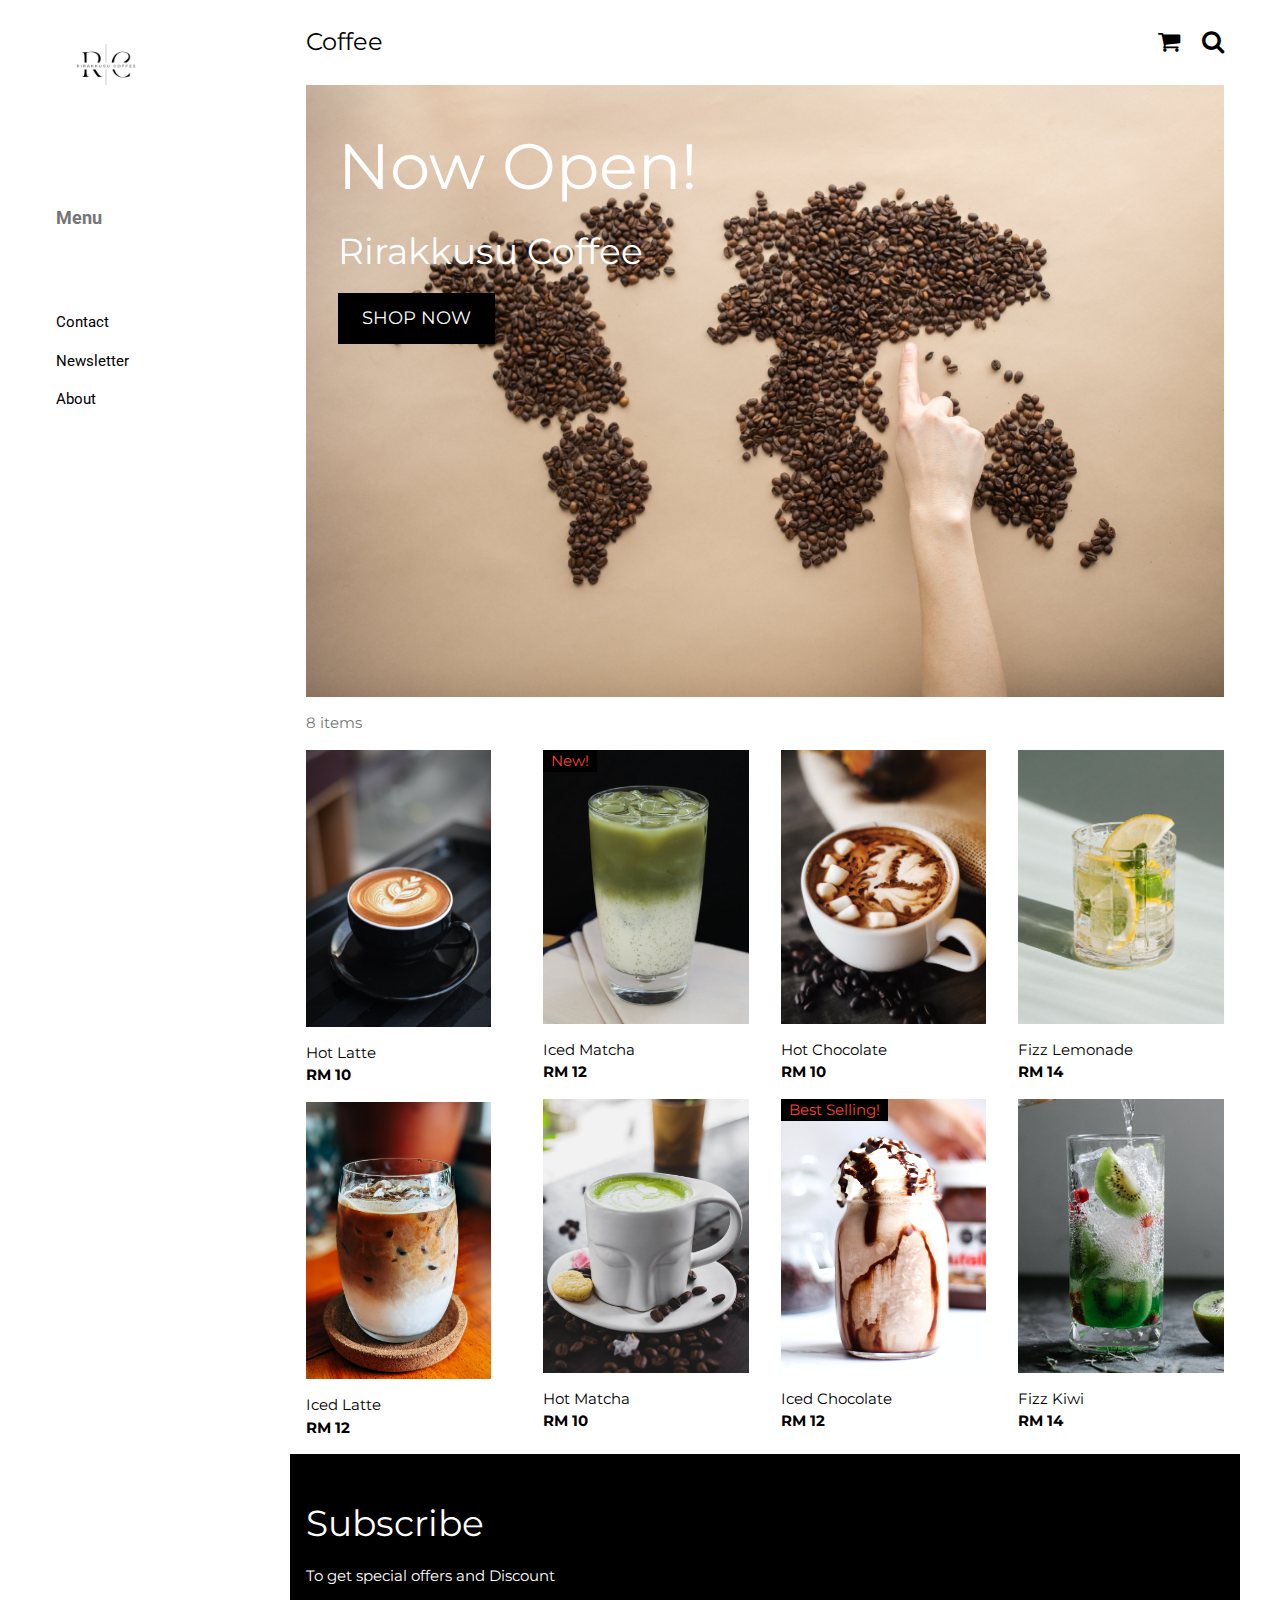
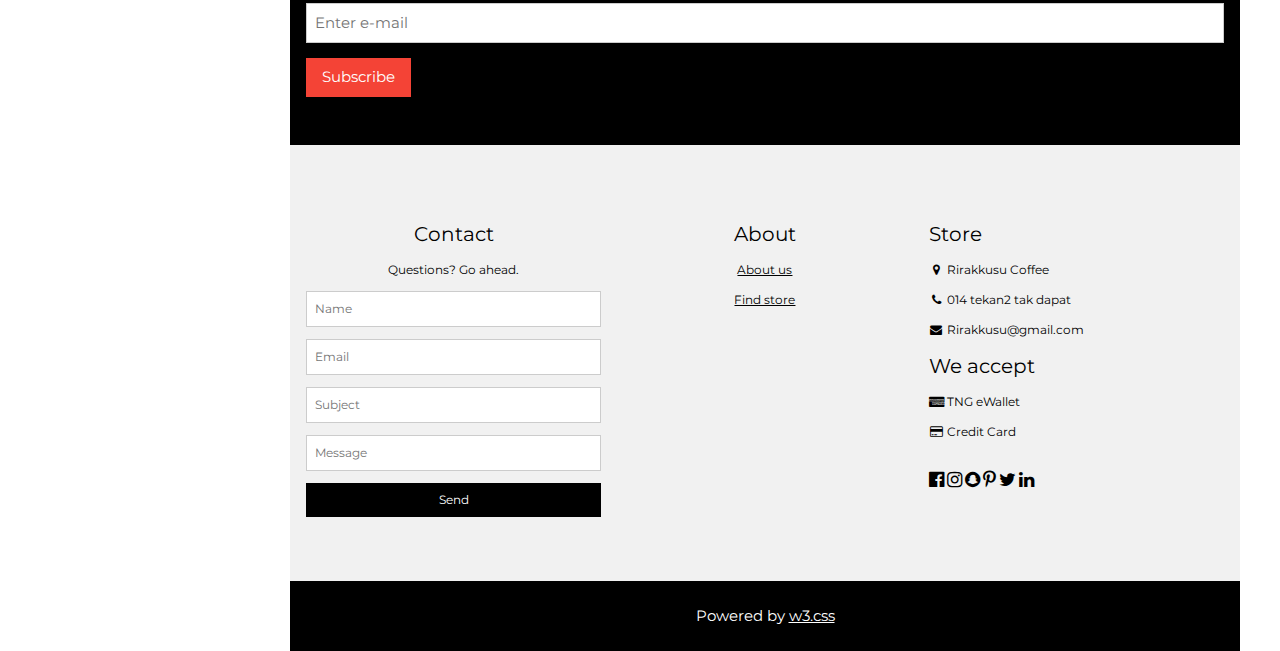
<file: index.html>
<!DOCTYPE html>
<html>
<head>
<title>Rirakkusu Coffee</title>
<meta charset="UTF-8">
<meta name="viewport" content="width=device-width, initial-scale=1">
<link rel="stylesheet" href="https://www.w3schools.com/w3css/4/w3.css">
<link rel="stylesheet" href="https://fonts.googleapis.com/css?family=Roboto">
<link rel="stylesheet" href="https://fonts.googleapis.com/css?family=Montserrat">
<link rel="stylesheet" href="https://cdnjs.cloudflare.com/ajax/libs/font-awesome/4.7.0/css/font-awesome.min.css">
<style>
.w3-sidebar a {font-family: "Roboto", sans-serif}
body,h1,h2,h3,h4,h5,h6,.w3-wide {font-family: "Montserrat", sans-serif;}
</style>
</head>
<body class="w3-content" style="max-width:1200px">

<!-- Sidebar/menu -->
<nav class="w3-sidebar w3-bar-block w3-white w3-collapse w3-top" style="z-index:3;width:250px" id="mySidebar">
  <div class="w3-container w3-display-container w3-padding-16">
    <i onclick="w3_close()" class="fa fa-remove w3-hide-large w3-button w3-display-topright"></i>
    <img src="product/RC.png" width="100" height="100">
  </div>
  <div class="w3-padding-64 w3-large w3-text-grey" style="font-weight:bold">
    <a href="#Coffee" class="w3-bar-item w3-button">Menu</a>

  </div>
  <a href="#footer" class="w3-bar-item w3-button w3-padding">Contact</a> 
  <a href="javascript:void(0)" class="w3-bar-item w3-button w3-padding" onclick="document.getElementById('newsletter').style.display='block'">Newsletter</a> 
  <a href="#footer"  class="w3-bar-item w3-button w3-padding">About</a>
</nav>

<!-- Top menu on small screens -->
<header class="w3-bar w3-top w3-hide-large w3-black w3-xlarge">
  <div class="w3-bar-item w3-padding-24 w3-wide">Rirakkusu Coffee</div>
  <a href="javascript:void(0)" class="w3-bar-item w3-button w3-padding-24 w3-right" onclick="w3_open()"><i class="fa fa-bars"></i></a>
</header>

<!-- Overlay effect when opening sidebar on small screens -->
<div class="w3-overlay w3-hide-large" onclick="w3_close()" style="cursor:pointer" title="close side menu" id="myOverlay"></div>

<!-- !PAGE CONTENT! -->
<div class="w3-main" style="margin-left:250px">

  <!-- Push down content on small screens -->
  <div class="w3-hide-large" style="margin-top:83px"></div>
  
  <!-- Top header -->
  <header class="w3-container w3-xlarge">
    <p class="w3-left">Coffee</p>
    <p class="w3-right">
      <i class="fa fa-shopping-cart w3-margin-right"></i>
      <i class="fa fa-search"></i>
    </p>
  </header>

  <!-- Image header -->
  <div class="w3-display-container w3-container">
    <img src="product/header.jpg" alt="Coffee" style="width:100%">
    <div class="w3-display-topleft w3-text-white" style="padding:24px 48px">
      <h1 class="w3-jumbo w3-hide-small">Now Open!</h1>
      <h1 class="w3-hide-large w3-hide-medium">Now Open!</h1>
      <h1 class="w3-hide-small">Rirakkusu Coffee</h1>
      <p><a href="#Coffee" class="w3-button w3-black w3-padding-large w3-large">SHOP NOW</a></p>
    </div>
  </div>

  <div class="w3-container w3-text-grey" id="Coffee">
    <p>8 items</p>
  </div>

  <!-- Product grid -->
  <div class="w3-row">
    <div class="w3-col l3 s6">
      <div class="w3-container">
	  <div class="w3-display-container">
        <img src="product/coffee1.jpg" style="width:90%" class= "w3-hover-opacity">
		<div class="w3-display-middle w3-display-hover">
            <button class="w3-button w3-black">Buy now <i class="fa fa-shopping-cart"></i></button>
          </div>
		  </div>
        <p>Hot Latte<br><b>RM 10</b></p>
      </div>
      <div class="w3-container">
	  <div class="w3-display-container">
        <img src="product/coffee2.jpg" style="width:90%" class= "w3-hover-opacity">
		 <div class="w3-display-middle w3-display-hover">
            <button class="w3-button w3-black">Buy now <i class="fa fa-shopping-cart"></i></button>
          </div>
      </div>
	  <p>Iced Latte<br><b>RM 12</b></p>
    </div>
	</div>

    <div class="w3-col l3 s6">
      <div class="w3-container">
        <div class="w3-display-container">
          <img src="product/matcha2.jpg" style="width:100%" class= "w3-hover-opacity">
          <span class="w3-tag w3-display-topleft w3-text-red">New!</span>
          <div class="w3-display-middle w3-display-hover">
            <button class="w3-button w3-black">Buy now <i class="fa fa-shopping-cart"></i></button>
          </div>
        </div>
        <p>Iced Matcha<br><b>RM 12</b></p>
      </div>
      <div class="w3-container">
	  <div class="w3-display-container">
        <img src="product/matcha1.jpg" style="width:100%" class= "w3-hover-opacity">
		<div class="w3-display-middle w3-display-hover">
            <button class="w3-button w3-black">Buy now <i class="fa fa-shopping-cart"></i></button>
          </div>
		  </div>
        <p>Hot Matcha<br><b>RM 10</b></p>
      </div>
    </div>

    <div class="w3-col l3 s6">
      <div class="w3-container">
	  <div class="w3-display-container">
        <img src="product/choco.jpg" style="width:100%" class= "w3-hover-opacity">
		<div class="w3-display-middle w3-display-hover">
		<button class="w3-button w3-black">Buy now <i class="fa fa-shopping-cart"></i></button>
          </div>
		  </div>
        <p>Hot Chocolate<br><b>RM 10</b></p>
		</div>
		
      <div class="w3-container">
	  <div class="w3-display-container">
        <div class="w3-display-container">
          <img src="product/choco2.jpg" style="width:100%" class= "w3-hover-opacity">
          <span class="w3-tag w3-display-topleft w3-text-red">Best Selling!</span>
          <div class="w3-display-middle w3-display-hover">
            <button class="w3-button w3-black">Buy now <i class="fa fa-shopping-cart"></i></button>
          </div>
        </div>
        <p>Iced Chocolate<br><b>RM 12</b></p>
      </div>
    </div>
	</div>

    <div class="w3-col l3 s6">
      <div class="w3-container">
	  <div class="w3-display-container">
        <img src="product/ref.jpg" style="width:100%" class= "w3-hover-opacity">
		<div class="w3-display-middle w3-display-hover">
            <button class="w3-button w3-black">Buy now <i class="fa fa-shopping-cart"></i></button>
          </div>
        </div>
        <p>Fizz Lemonade<br><b>RM 14</b></p>
      </div>
      <div class="w3-container">
	  <div class="w3-display-container">
        <img src="product/ref2.jpg" style="width:100%" class= "w3-hover-opacity">
		<div class="w3-display-middle w3-display-hover">
            <button class="w3-button w3-black">Buy now <i class="fa fa-shopping-cart"></i></button>
          </div>
        </div>
        <p>Fizz Kiwi<br><b>RM 14</b></p>
      </div>
    </div>
  </div>

  <!-- Subscribe section -->
  <div class="w3-container w3-black w3-padding-32">
    <h1>Subscribe</h1>
    <p>To get special offers and Discount</p>
    <p><input class="w3-input w3-border" type="text" placeholder="Enter e-mail" style="width:100%"></p>
    <button type="button" class="w3-button w3-red w3-margin-bottom">Subscribe</button>
  </div>
  
  <!-- Footer -->
  <footer class="w3-padding-64 w3-light-grey w3-small w3-center" id="footer">
    <div class="w3-row-padding">
      <div class="w3-col s4">
        <h4>Contact</h4>
        <p>Questions? Go ahead.</p>
        <form action="/action_page.php" target="_blank">
          <p><input class="w3-input w3-border" type="text" placeholder="Name" name="Name" required></p>
          <p><input class="w3-input w3-border" type="text" placeholder="Email" name="Email" required></p>
          <p><input class="w3-input w3-border" type="text" placeholder="Subject" name="Subject" required></p>
          <p><input class="w3-input w3-border" type="text" placeholder="Message" name="Message" required></p>
          <button type="submit" class="w3-button w3-block w3-black">Send</button>
        </form>
      </div>

      <div class="w3-col s4">
        <h4>About</h4>
        <p><a href="about.html">About us</a></p>
        <p><a href="store.html">Find store</a></p>

      </div>

      <div class="w3-col s4 w3-justify">
        <h4>Store</h4>
        <p><i class="fa fa-fw fa-map-marker"></i> Rirakkusu Coffee</p>
        <p><i class="fa fa-fw fa-phone"></i> 014 tekan2 tak dapat</p>
        <p><i class="fa fa-fw fa-envelope"></i> Rirakkusu@gmail.com</p>
        <h4>We accept</h4>
        <p><i class="fa fa-fw fa-cc-amex"></i> TNG eWallet</p>
        <p><i class="fa fa-fw fa-credit-card"></i> Credit Card</p>
        <br>
        <i class="fa fa-facebook-official w3-hover-opacity w3-large"></i>
        <i class="fa fa-instagram w3-hover-opacity w3-large"></i>
        <i class="fa fa-snapchat w3-hover-opacity w3-large"></i>
        <i class="fa fa-pinterest-p w3-hover-opacity w3-large"></i>
        <i class="fa fa-twitter w3-hover-opacity w3-large"></i>
        <i class="fa fa-linkedin w3-hover-opacity w3-large"></i>
      </div>
    </div>
  </footer>

  <div class="w3-black w3-center w3-padding-24">Powered by <a href="https://www.w3schools.com/w3css/default.asp" title="W3.CSS" target="_blank" class="w3-hover-opacity">w3.css</a></div>

  <!-- End page content -->
</div>

<!-- Newsletter Modal -->
<div id="newsletter" class="w3-modal">
  <div class="w3-modal-content w3-animate-zoom" style="padding:32px">
    <div class="w3-container w3-white w3-center">
      <i onclick="document.getElementById('newsletter').style.display='none'" class="fa fa-remove w3-right w3-button w3-transparent w3-xxlarge"></i>
      <h2 class="w3-wide">NEWSLETTER</h2>
      <p>Join our mailing list to receive updates on new arrivals and special offers.</p>
      <p><input class="w3-input w3-border" type="text" placeholder="Enter e-mail"></p>
      <button type="button" class="w3-button w3-padding-large w3-red w3-margin-bottom" onclick="document.getElementById('newsletter').style.display='none'">Subscribe</button>
    </div>
  </div>
</div>

<script>
// Accordion 
function myAccFunc() {
  var x = document.getElementById("demoAcc");
  if (x.className.indexOf("w3-show") == -1) {
    x.className += " w3-show";
  } else {
    x.className = x.className.replace(" w3-show", "");
  }
}

// Click on the "Jeans" link on page load to open the accordion for demo purposes
document.getElementById("myBtn").click();


// Open and close sidebar
function w3_open() {
  document.getElementById("mySidebar").style.display = "block";
  document.getElementById("myOverlay").style.display = "block";
}
 
function w3_close() {
  document.getElementById("mySidebar").style.display = "none";
  document.getElementById("myOverlay").style.display = "none";
}
</script>

</body>
</html>
</file>
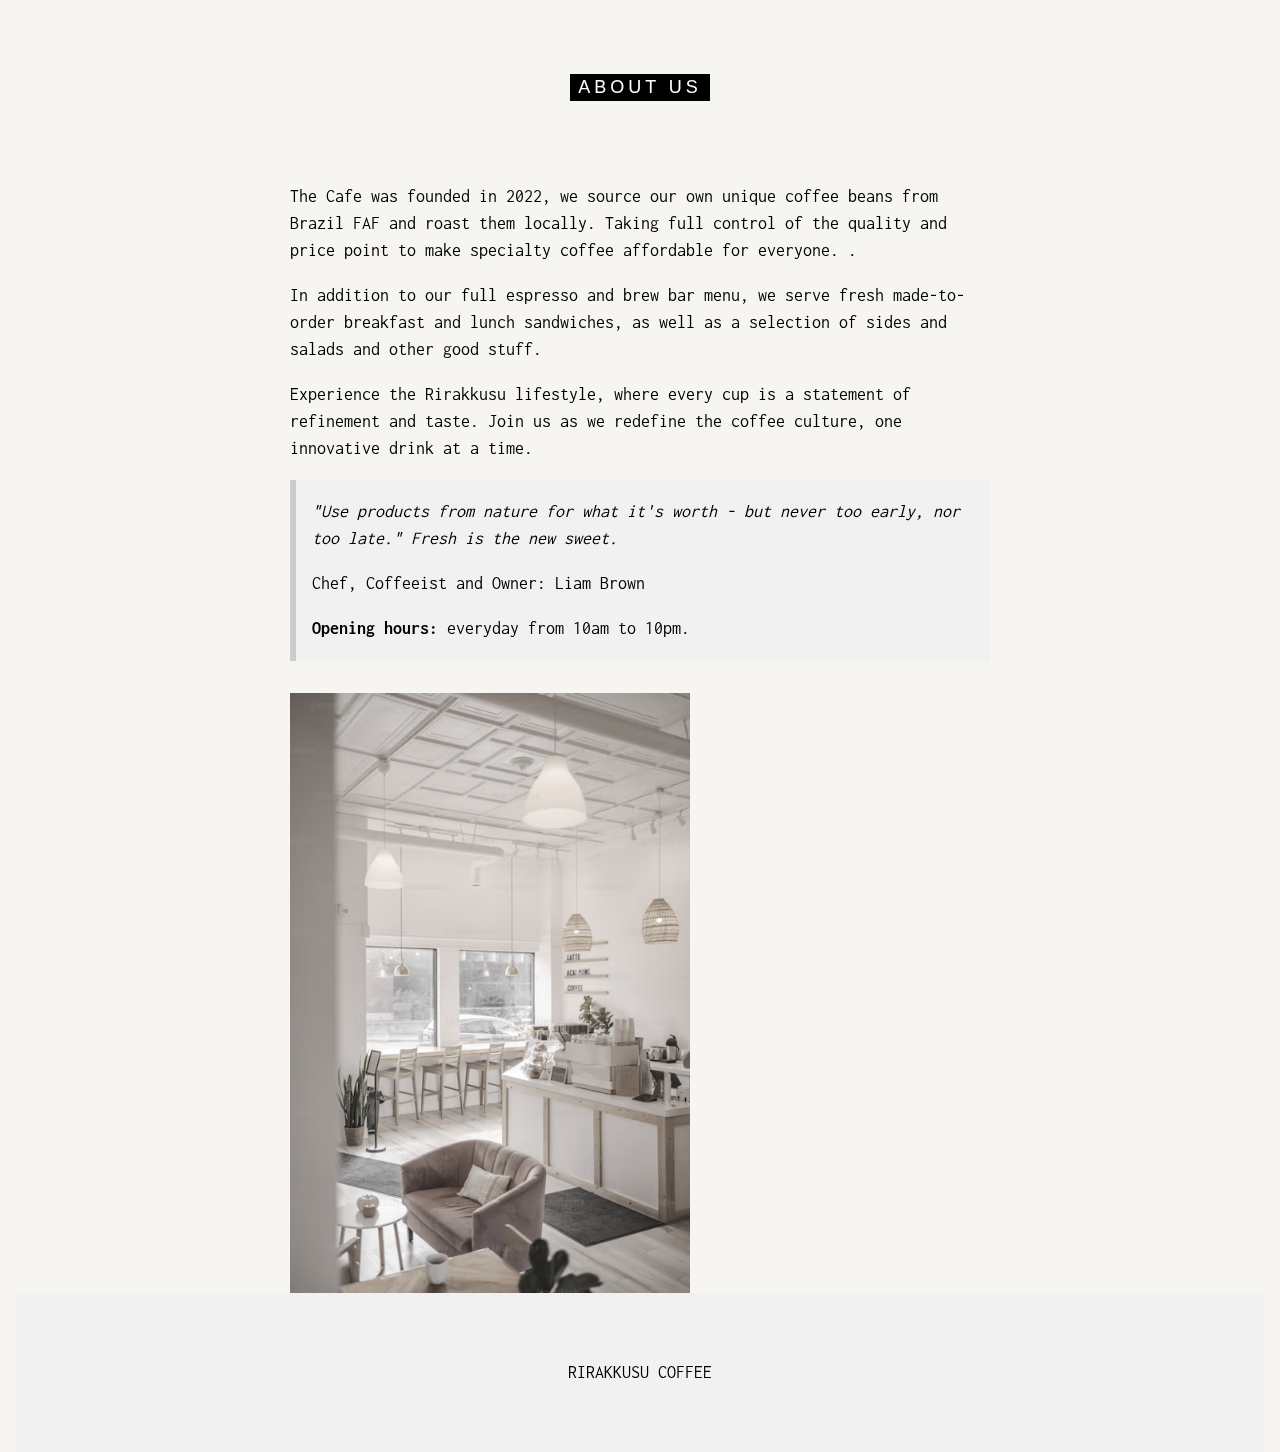
<file: about.html>
<!DOCTYPE html>
<html>
<head>
<title>About Us</title>
<meta charset="UTF-8">
<meta name="viewport" content="width=device-width, initial-scale=1">
<link rel="stylesheet" href="https://www.w3schools.com/w3css/4/w3.css">
<link rel="stylesheet" href="https://fonts.googleapis.com/css?family=Inconsolata">
<style>
body, html {
  height: 100%;
  font-family: "Inconsolata", sans-serif;
}

.bgimg {
  background-position: center;
  background-size: cover;
  background-image: url("/w3images/coffeehouse.jpg");
  min-height: 75%;
}

.menu {
  display: none;
}
</style>
</head>
<body>

<!-- Add a background color and large text to the whole page -->
<div class="w3-sand w3-grayscale w3-large">

<!-- About Container -->
<div class="w3-container" id="about">
  <div class="w3-content" style="max-width:700px">
    <h5 class="w3-center w3-padding-64"><span class="w3-tag w3-wide">ABOUT US</span></h5>
    <p>The Cafe was founded in 2022, we source our own unique coffee beans from Brazil FAF and roast them locally. Taking full control of the quality and price point to make specialty coffee affordable for everyone. .</p>
    <p>In addition to our full espresso and brew bar menu, we serve fresh made-to-order breakfast and lunch sandwiches, as well as a selection of sides and salads and other good stuff.</p>
    <p>Experience the Rirakkusu lifestyle, where every cup is a statement of refinement and taste. Join us as we redefine the coffee culture, one innovative drink at a time.</p>
	<div class="w3-panel w3-leftbar w3-light-grey">
      <p><i>"Use products from nature for what it's worth - but never too early, nor too late." Fresh is the new sweet.</i></p>
      <p>Chef, Coffeeist and Owner: Liam Brown</p>
    <p><strong>Opening hours:</strong> everyday from 10am to 10pm.</p>
    </div>
    <img src="gambar.avif" style="width:100%;max-width:400px" class="w3-margin-top">
  </div>
<!-- Footer -->
<footer class="w3-center w3-light-grey w3-padding-48 w3-large">
  <p>RIRAKKUSU COFFEE</p>
</footer>
</body>
</html>
</file>
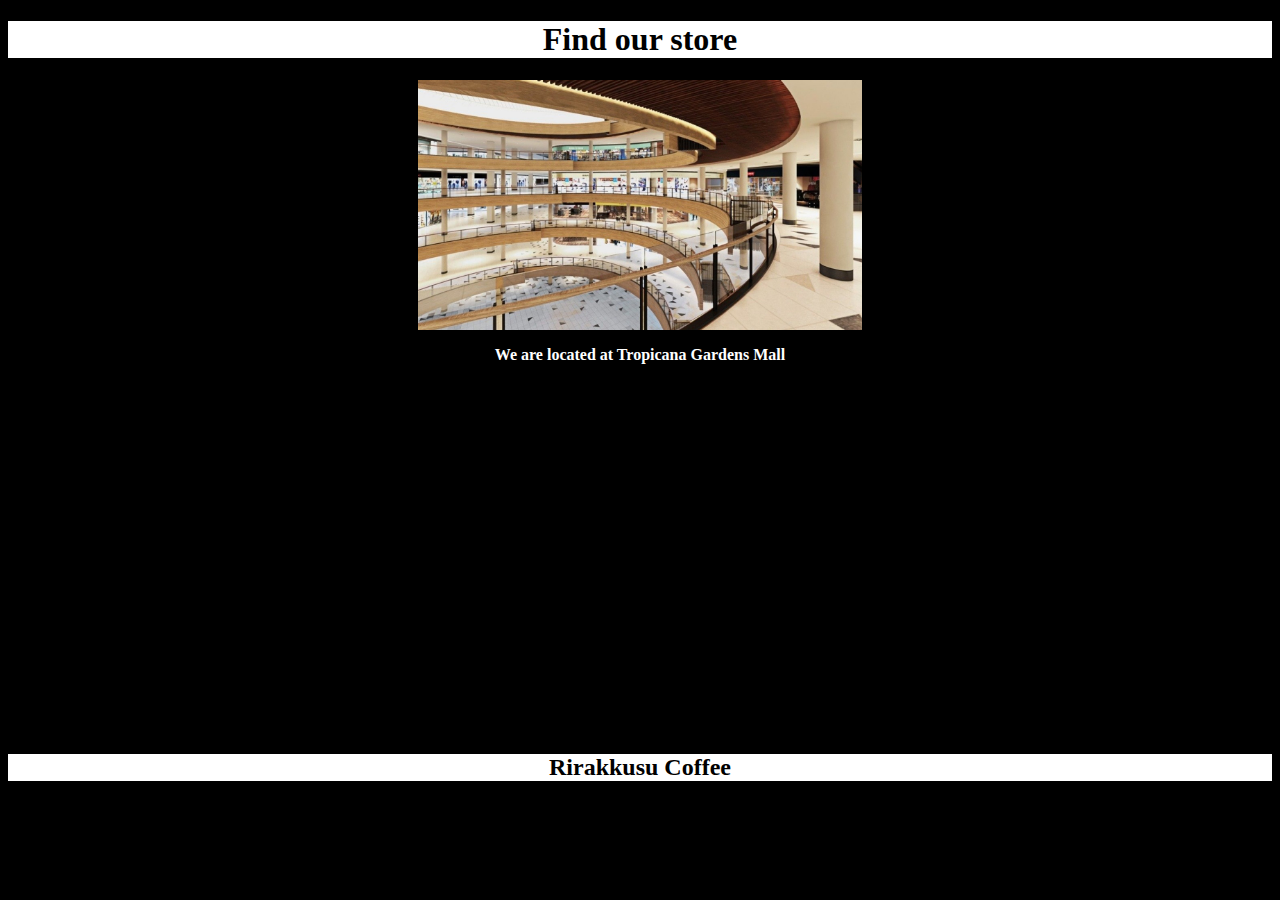
<file: store.html>
<!DOCTYPE html>
<html lang="en">
<head>
    <meta charset="UTF-8">
    <meta name="viewport" content="width=device-width, initial-scale=1.0">
    <title>Find Store</title>
    <link rel="stylesheet" href="styles.css">
</head>
<body style="background-color:black;">

<div class="header">
  <h1 style="background-color:white; text-align:center; font-family:Baskerville Old Face;">Find our store</h1>
</div>

<div class="content">
<div class="leftcolumn">
<div class="card">
<div class="img-container">
    <img src="TGM.jpg" alt="Syamil Daniel" style="height:250px;">
	</div>
			<div class="leftcolumn">
	<p style="color:white; text-align:center; font-family:Baskerville Old Face;"><b>We are located at Tropicana Gardens Mall</b></p>
	<center>
	<iframe src="https://www.google.com/maps/embed?pb=!1m18!1m12!1m3!1d4555.16073251279!2d101.59056642649163!3d3.1490756162756752!2m3!1f0!2f0!3f0!3m2!1i1024!2i768!4f13.1!3m3!1m2!1s0x31cc4f7cea9a1051%3A0xcc0426f5bc6aba21!2sTropicana%20Gardens%20Mall!5e0!3m2!1sen!2smy!4v1720713201407!5m2!1sen!2smy" width="400" height="350" style="border:0;" allowfullscreen="" loading="lazy" referrerpolicy="no-referrer-when-downgrade"></iframe>
	</center>
	</div>
	
</div>

<div class="footer">
  <h2 style="font-family:Baskerville Old Face; background-color:white; text-align:center;">Rirakkusu Coffee</h2>
</div>

</body>
</html>
</file>
<file: styles.css>
.img-container img {
    height: 250px;
    display: block;
    margin-left: auto;
    margin-right: auto;
}
</file>
